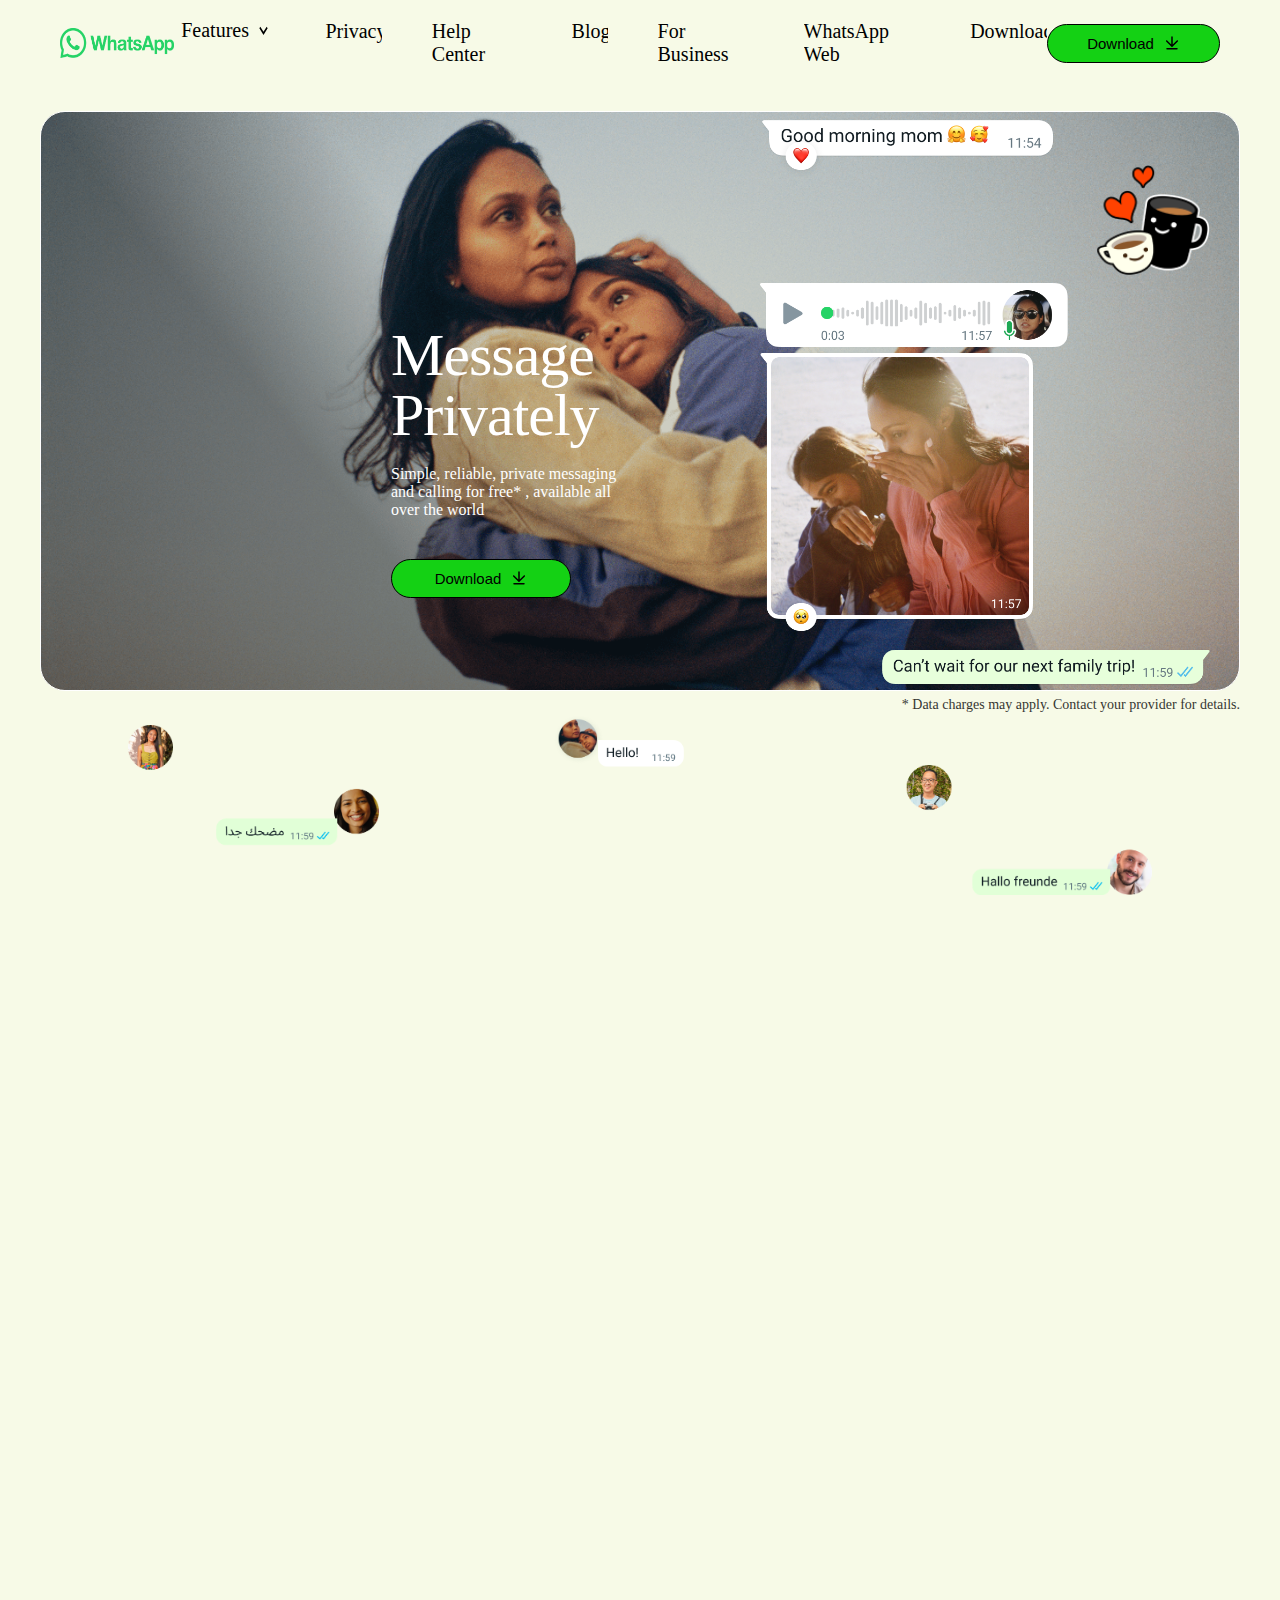
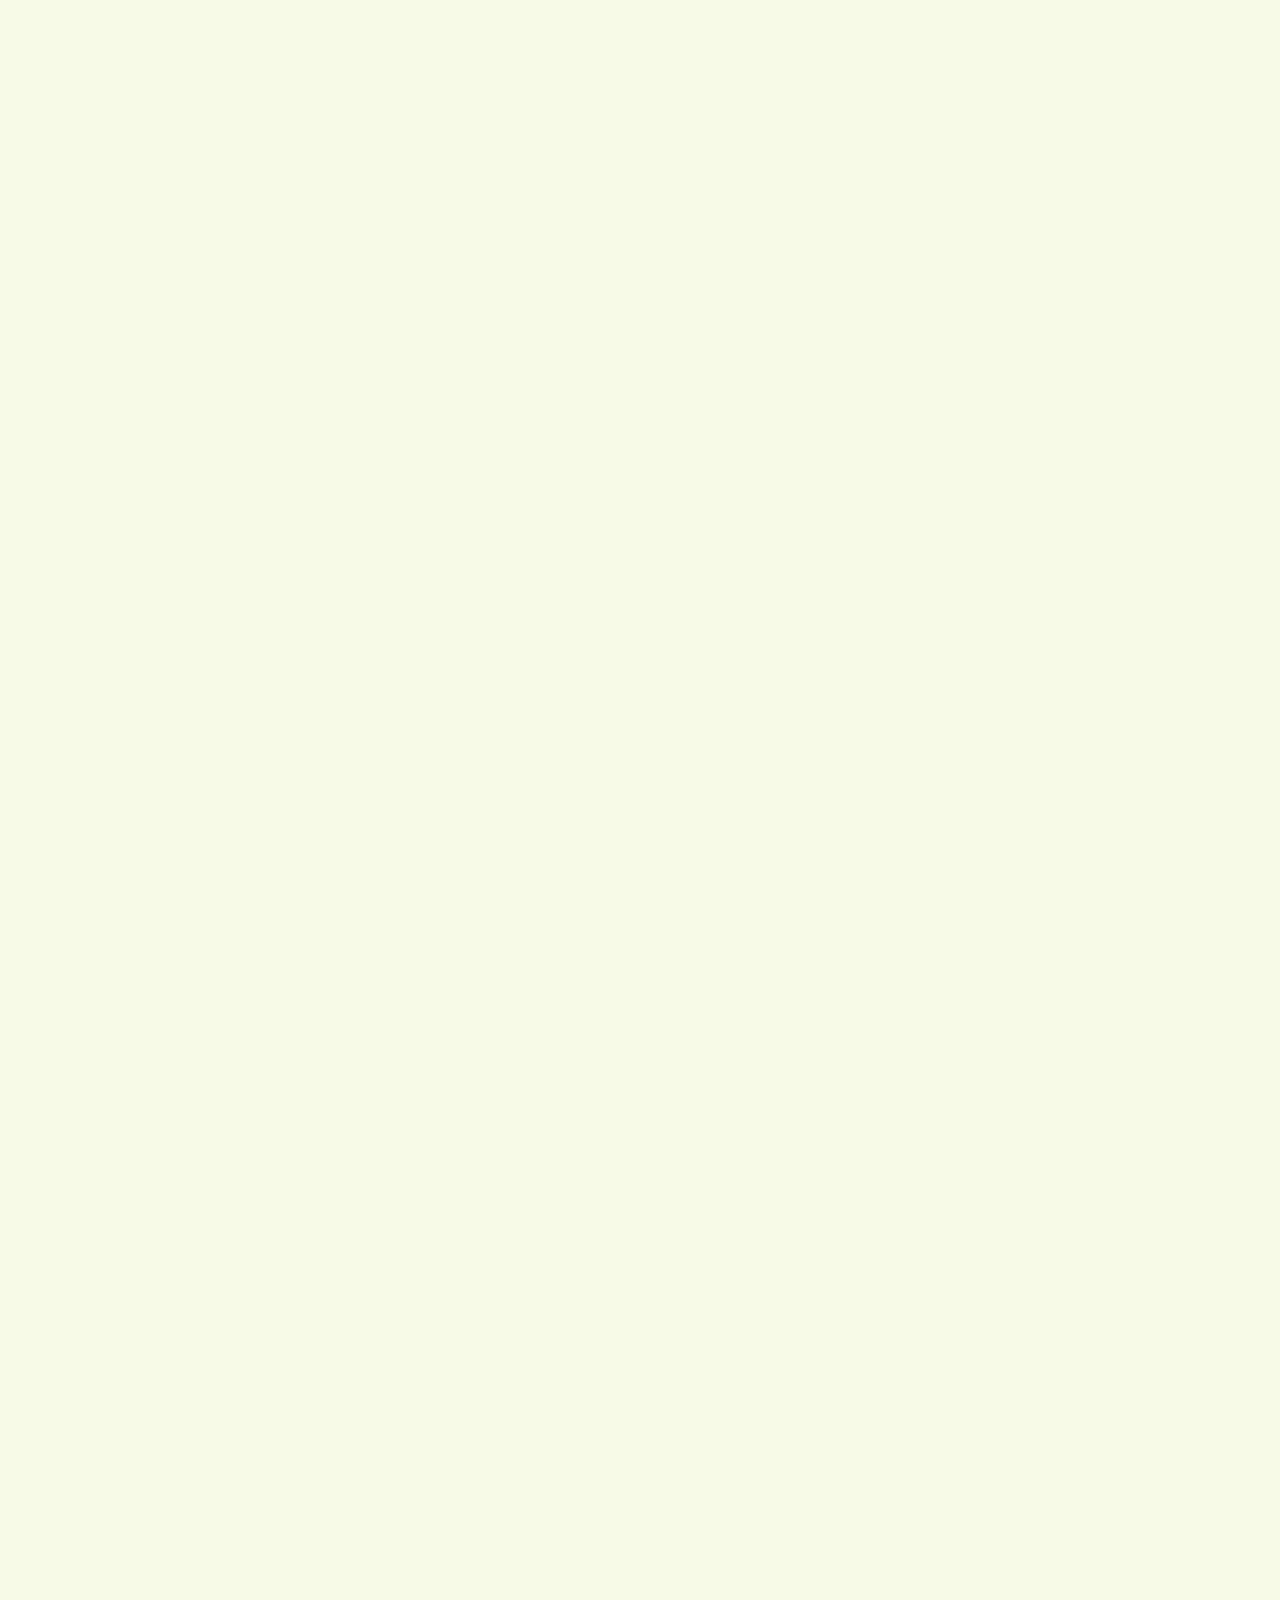
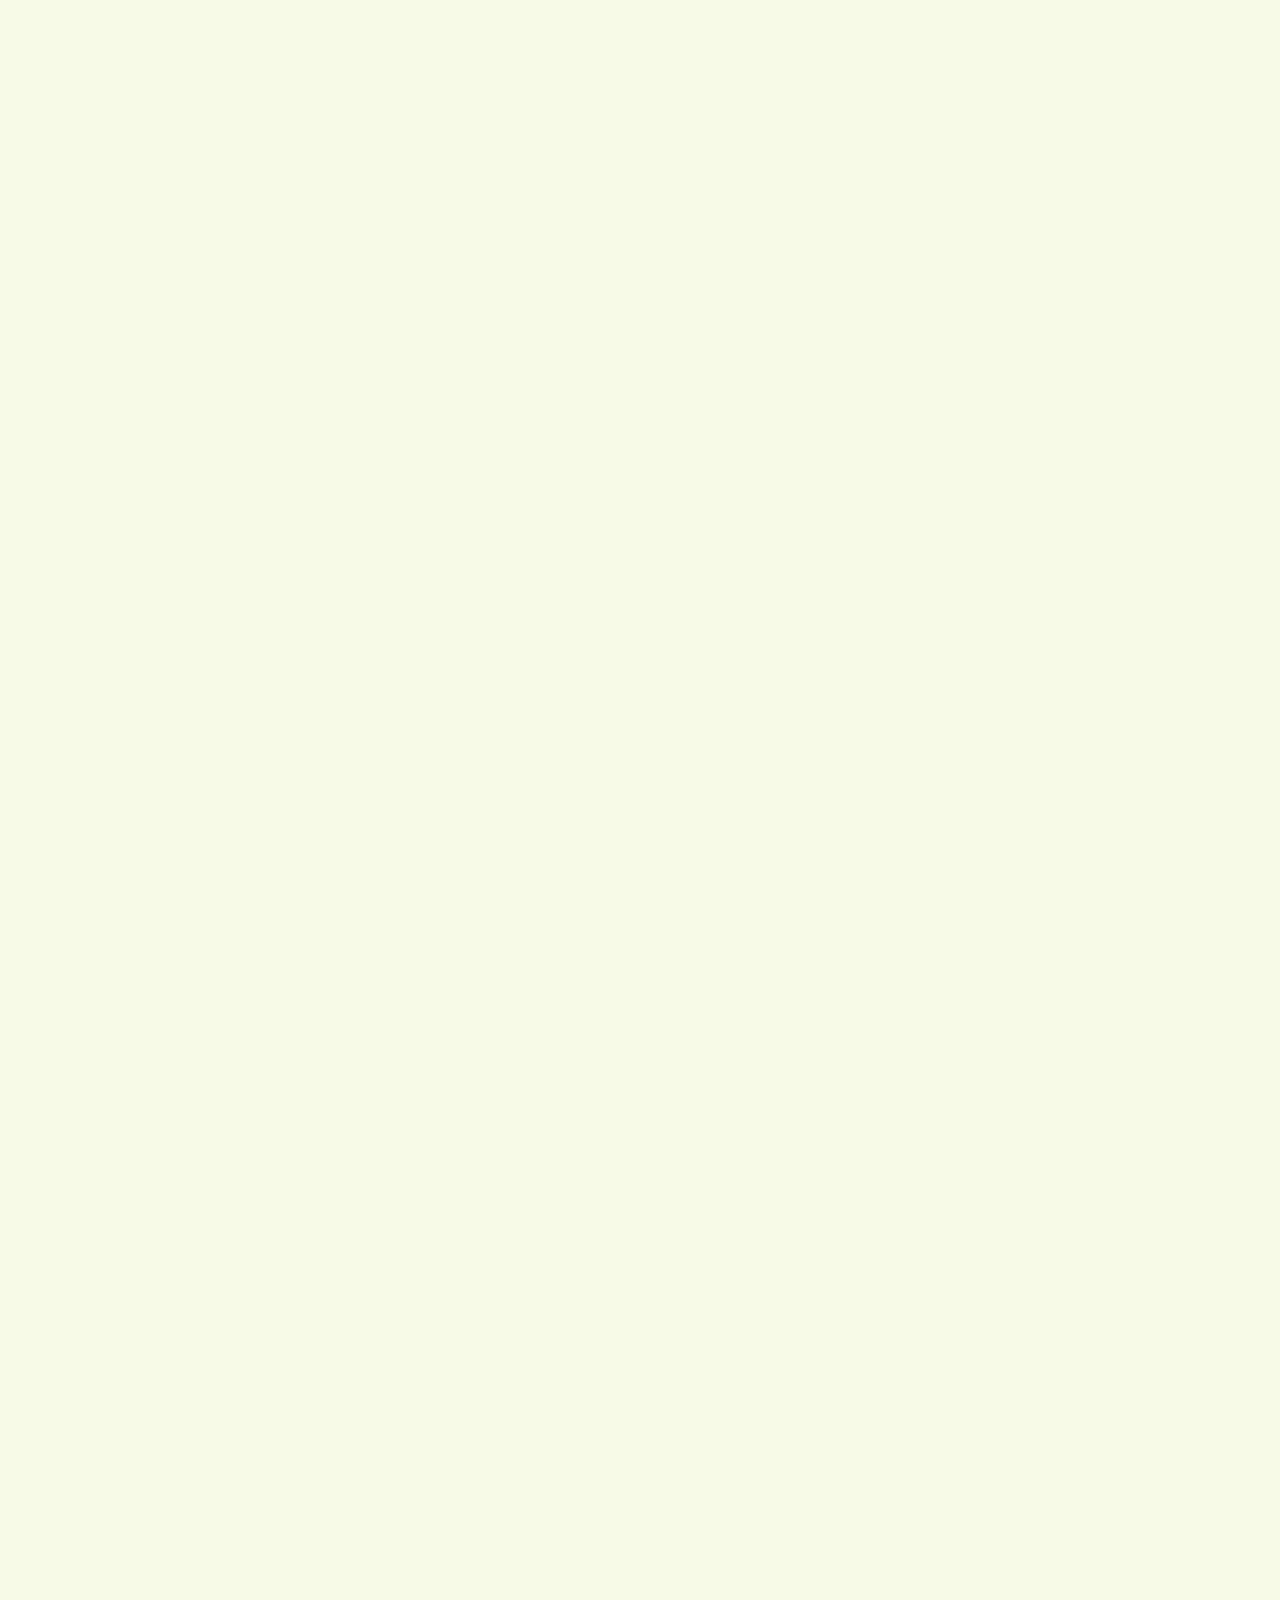
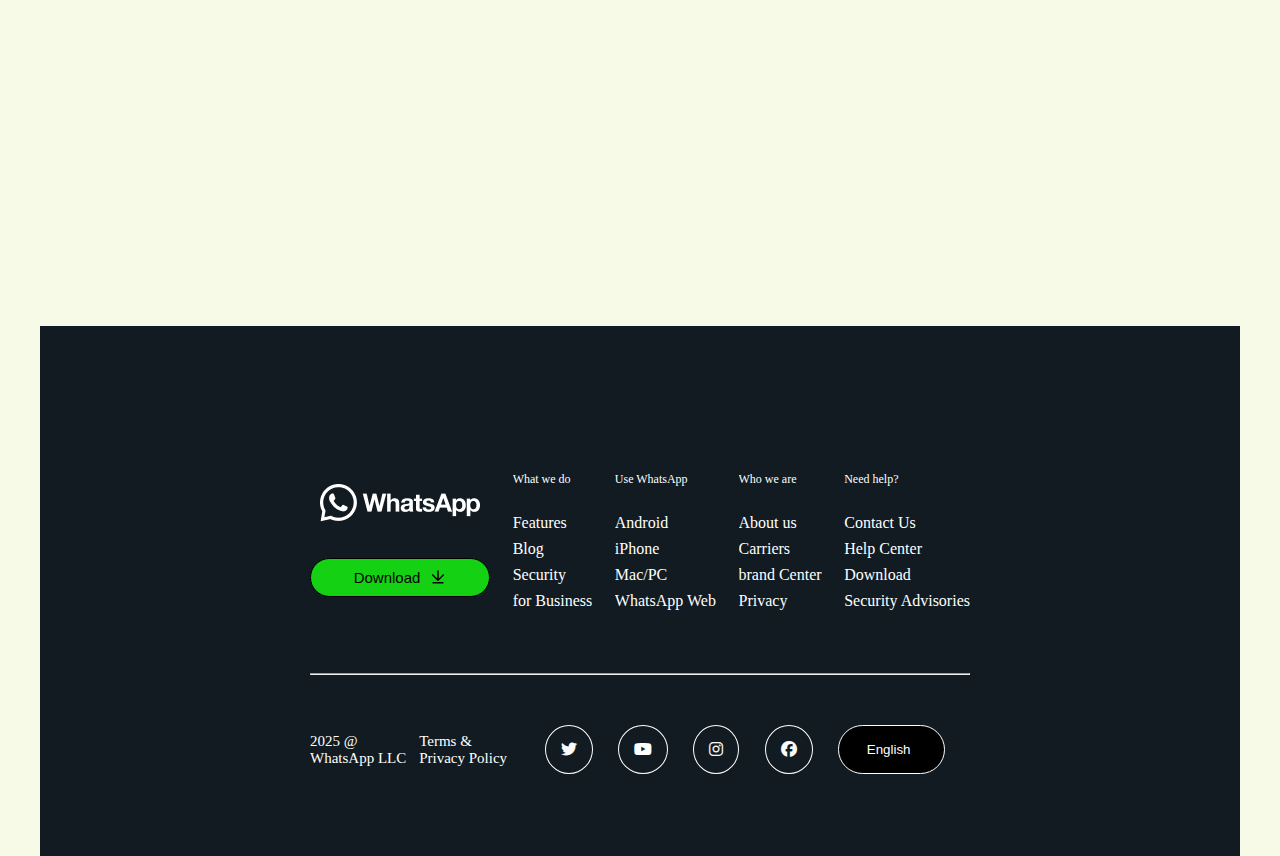
<file: WhatsApp_Clone/index.html>
<!DOCTYPE html>
<html lang="en">
<head>
    <meta charset="UTF-8">
    <meta name="viewport" content="width=device-width, initial-scale=1.0">
    <title>WhatsApp</title>
    <link rel="stylesheet" href="style.css">
      <link rel="stylesheet" href="https://unpkg.com/aos@next/dist/aos.css" />
     <link rel="stylesheet" href="https://cdnjs.cloudflare.com/ajax/libs/font-awesome/6.7.2/css/all.min.css" integrity="sha512-Evv84Mr4kqVGRNSgIGL/F/aIDqQb7xQ2vcrdIwxfjThSH8CSR7PBEakCr51Ck+w+/U6swU2Im1vVX0SVk9ABhg==" crossorigin="anonymous" referrerpolicy="no-referrer" />
</head>
<body>
  <div class="container">
    <nav  class="navbar">
        <img class="wlogo" src="images/whatsappgreen.png" alt="">
        <div  class="nav-items">
           <div class="features">
             <p>Features</p>
             <img src="images/angle.svg" alt="">
           </div>
            <p class="slide">Privacy</p>
            <p class="slide">Help Center</p>
            <p class="slide">Blog</p>
            <p class="slide">For Business</p>
            <p class="slide">WhatsApp Web</p>
            <p class="slide">Download</p>
        </div>
        <button class="btn">
         <p>Download</p>   
         <img src="images/download.svg" alt="">
        </button>
    </nav>
    <section class="firstSection">
      <div class="maaBeti">
        <!-- <img src="images/MaaBeti.png" alt=""> -->
         <div class="left">
          <div class="leftmsg">
            <h1>Message <br> Privately</h1>
            <p>Simple, reliable, private messaging <br> and calling for free* , available all <br> over the world</p>
          </div>
          <button class="btn">
         <p>Download</p>   
         <img src="images/download.svg" alt="">
        </button>
         </div>
         <div class="right">
          <img src="images/gm.png" alt="">
          <img src="images/dil.png" alt="">
          <img src="images/chaiCup.png" alt="">
          <img src="images/voiceMsg.png" alt="">
          <img src="images/emotional.png" alt="">
          <img src="images/emotionalEmoji.png" alt="">
          <img src="images/trip.png" alt="">
         </div>

      </div>
      <p>* Data charges may apply. Contact your provider for details.</p>
    </section>
    <section class="secondSection">
      <img  data-aos="fade-up"  data-aos-duration="1500" data-aos-once="true" src="images/section1img.png" alt="">
      <p  data-aos="fade-up"     data-aos-duration="1500" data-aos-once="true">With private messaging and <br>calling, you can be yourself, speak <br> freely and feel close to the most <br> important people in your life no <br> matter where they are.</p>
      <img  data-aos="fade-up"     data-aos-duration="1500" data-aos-once="true" src="images/section2img.png" alt="">

    </section>

    <section class="thirdSection">
      <div class="partone" data-aos="fade-up"  data-aos-duration="1500" data-aos-once="true">
        <div class="leftpart">
          <h1>Never miss a <br> moment with <br> voice and <br> video calls</h1>
          <span>from a group call to classmates to a quick <br> call with mom, feel like you're in the same <br> room with voice and video calls.</span>
          <div class="learnmore">
            <span>Learn more </span>
            <img src="images/angle.svg" alt="">
          </div>
        </div>
        <div class="rightpart">
         <img src="images/birthday.png" alt=""> 
        </div>
      </div>
       <div class="partone bgchange" data-aos="fade-up"  data-aos-duration="1500" data-aos-once="true">
            <div class="rightpart">
         <img src="images/encrypted.png" alt=""> 
        </div>
        <div class="leftpart">
          <h1>Speak <br> freely</h1>
          <span>With end-to-end encryption, your personal <br> messages and calls are secured. Only you <br> and the person you're talking to can read or <br> listen to them, and nobody in between, not <br> even WhatsApp.</span>
          <div class="learnmore">
            <span>Learn more </span>
            <img src="images/angle.svg" alt="">
          </div>
        </div>
    
      </div>
       <div class="partone" data-aos="fade-up"  data-aos-duration="1500" data-aos-once="true">
        <div class="leftpart">
          <h1>Never miss a <br> moment with <br> voice and <br> video calls</h1>
          <span>from a group call to classmates to a quick <br> call with mom, feel like you're in the same <br> room with voice and video calls.</span>
          <div class="learnmore">
            <span>Learn more </span>
            <img src="images/angle.svg" alt="">
          </div>
        </div>
        <div class="rightpart grpchat">
         <img src="images/grp.png" alt=""> 
         <img src="images/grpMsg.png" alt="">
        </div>
      </div>
       <div class="partone" data-aos="fade-up"  data-aos-duration="1500" data-aos-once="true">
        <div class="rightpart beach">
         <img src="images/beachWaliDidi.png" alt=""> 
         <img src="images/beach.png" alt="">
        </div>
        <div class="leftpart">
          <h1>Say what <br> you feel</h1>
          <span>Express yourself without words. Use <br> stikers and GIFs or share everyday <br> moments on status. Record a voice <br> messege for a quick hello or a longer story. </span>
          <div class="learnmore">
            <span>Learn more </span>
            <img src="images/angle.svg" alt="">
          </div>
        </div>
        
      </div>
       <div class="partone" data-aos="fade-up"  data-aos-duration="1500" data-aos-once="true">
        <div class="leftpart">
          <h1>Transform <br> your Business </h1>
          <span> WhatsApp Business helps you reach your <br> customers globally to deliver compelling <br> experience at scale. Showcase your <br> products and services, increase sales and <br> build relationships with all the WhatsApp. </span>
          <div class="learnmore">
            <span>Learn more </span>
            <img src="images/angle.svg" alt="">
          </div>
        </div>
        <div class="rightpart">
         <img src="images/jioMart.png" alt=""> 
        </div>
      </div>
    </section>

    <div class="footer">
    <div class="upper">
    <div class="up1">
      <img src="images/whatsappWhite.png" alt="">
      <button class="btn">
        <p>Download</p>
        <img src="images/download.svg" alt="">
      </button>
    </div>
    <div class="up2">
      <p>What we do</p>
      <ul>Features</ul>
      <ul>Blog</ul>
      <ul>Security</ul>
      <ul>for Business</ul>
    </div>
        <div class="up3">
      <p>Use WhatsApp</p>
      <ul>Android</ul>
      <ul>iPhone</ul>
      <ul>Mac/PC</ul>
      <ul>WhatsApp Web</ul>
    </div>
        <div class="up4">
      <p>Who we are</p>
      <ul>About us</ul>
      <ul>Carriers</ul>
      <ul>brand Center</ul>
      <ul>Privacy</div</ul>
    </div>

       <div class="up5">
      <p>Need help?</p>
      <ul>Contact Us</ul>
      <ul>Help Center</ul>
      <ul>Download</ul>
      <ul>Security Advisories</ul>
    </div>

    </div>
    <hr>
    <div class="lower">
      <p>2025 @  <br> WhatsApp LLC</p>
      <p>Terms & <br> Privacy Policy</p>
      <div class="social">
       <i class="fa-brands fa-twitter socialMedia"  style="color: #f9fafa;"></i>
     <i class="fa-brands fa-youtube socialMedia" style="color: white;"></i> 
      <i class="fa-brands fa-instagram socialMedia" style="color: #f5f5f5;"></i>
<i class="fa-brands fa-facebook socialMedia" style="color: #fcfcfc;"></i>
   
    <select name="" id="">
      <option value="">Hindi</option>
      <option value="" selected>English</option>
      <option value="">French</option>
      <option value="">Spanish</option>
       <option value="">Russian</option>
      <option value="">Korean</option>
      <option value="">Chinese</option>
    </select>
    
     </div>
  </div>
  </div>
    <script src="https://unpkg.com/aos@next/dist/aos.js"></script>
  <script>
    AOS.init();
  </script>
</body>
</html>
</file>
<file: WhatsApp_Clone/style.css>
*{
    margin: 0;
    padding: 0;
    box-sizing: border-box;
    overflow-x: hidden;
}
.container{
    width: 100vw;
    min-height: 100vh;
    background-color: #f7fae7;
    padding: 0 40px;

}

.features{
    position: relative;
     cursor: pointer;
    display: flex;
    align-items: center;
    justify-content: center;
    gap: 10px;
    width: 110px;
    height: 20px;
    overflow: hidden;

}

.features::after{
    position: absolute;
    content: "";
    width: 90%;
    height: 3px;
    left: 4%;
    bottom: 0;
    background-color: rgb(20, 209, 20);
    transform: scaleX(0);
    transition: all 0.5s ease-in-out;
    transform-origin: left;
}

.slide{
position: relative;
}
.slide::after{
    position: absolute;
    content: "";
    width: 90%;
    height: 3px;
    left: 4%;
    bottom: 0;
    background-color: rgb(20, 209, 20);
    transform: scaleX(0);
    transition: all 0.5s ease-in-out;
    transform-origin: left;
}

.slide:hover::after{
    transform: scaleX(1);

}
.features:hover::after{
    transform: scaleX(1);

}

.features>img{
    /* rotate: -90deg; */
   transform: rotate(-90deg);
   width: 9px;
   height: 9px;
 
}

.navbar{
    display: flex;
    justify-content: space-around;
    align-items: center;
    padding: 20px;
}

/* .navbar:hover{
    cursor: pointer;
} */

.navbar img:nth-child(1){
    height: 30px;
    width: 120px;
}

.nav-items>p{
     cursor: pointer;
}
.nav-items{
    font-size: 20px;
    display:flex ;
    gap: 50px;
}

.navbar > button,.btn{
  overflow:hidden;
  position: relative;
    gap: 10px;
    justify-content: center;
    align-items: center;
    border-radius: 30px;
    background-color: rgb(20, 209, 20);
    font-size: 15px;
    display: flex;
    padding: 10px 20px;
    border: none;
    border: 0.1px solid black;
    z-index:1;
}

.btn::before{
  width: 500px;
  height: 500px;
  border-radius: 50%;
  z-index: -1;
  position: absolute;
  content: "";
  opacity: 1;
  background-color: white;
  top:0;
  bottom:0;
  left:0;
  right:0;
  transition:0.5s 0.5s;
  transform: translateX(-150px) translateY(60px);
}

.btn:hover::before{
  margin-right:30px;
  transform: translateX(-150px) translateY(-20px);
  opacity:1;
}

.btn:hover{
  cursor:pointer;
}
.firstSection{
    padding-top: 25px;
    display: flex;
    flex-direction: column;
}

.maaBeti{
   display: flex;
   align-items:center;
   justify-content: space-evenly;
   background-image: url(images/MaaBeti.png);
   height: 580px;
   width: autof;
   border: 1px solid white;
   overflow: hidden;
   border-radius: 25px;
   background-size: cover;
}

.firstSection>p{
    padding-top: 6px;
    text-align: right;
    font-size: 14px;
    opacity: 0.8;
}

.left{
    display: flex;
    flex-direction: column;
    gap: 40px;

    position: relative;
    width: 60%;
    padding-top: 120px;
    padding-left: 350px;
     
}

.btn{
    width: 180px;
}
.left>.leftmsg{
 color: white; 
 gap: 30px; 
}

.left>.leftmsg>h1{
    overflow-y: hidden;
    letter-spacing: -1px;
    font-size: 60px;
    font-weight: 300;
    line-height: 60px;
    padding-bottom: 20px;
    
    
}

.right{
    position: relative;
    width: 40%;
    overflow: hidden;
   
}

.right img:nth-child(1){
    padding-top: 5px;
    width: 450px;
    animation: gm 0.5s ease-in-out;
}
@keyframes gm {
  0%{
    transform: translateY(50px);
  }
  
  100%{
    transform: translateY(0px);
  }
}

.right img:nth-child(2){
  position: absolute;
  left: 5px;
  top: 19px;
  width: 450px;
     animation: dil 1s ease-in-out;
}
@keyframes dil {
  0%{
   opacity: 0;
  }

  75%{
    opacity: 0;
  }
  
  100%{
   opacity: 1;
  }
}

.right img:nth-child(3){
    width: 450px;
       animation: t 1.4s ease-in-out;
}
@keyframes t {
  0%{
    opacity: 0;
    transform: translateY(50px);
  }
  
  50%{
    opacity: 0;
  }

  100%{
    opacity: 1;
    transform: translateY(0px);
  }
}

.right img:nth-child(4){
    width: 450px;
      animation: voice 1.9s ease-in-out;
}
@keyframes voice {
  0%{
    opacity: 0;
    transform: translateY(75px);
  }
  
  50%{
    opacity: 0;
  }

  100%{
    opacity: 1;
    transform: translateY(0px);
  }
}

.right img:nth-child(5){
    width: 450px;
      animation: em 2.7s ease-in-out;
}
@keyframes em {
  0%{
    opacity: 0;
    transform: translateY(50px);
  }
  
  50%{
    opacity: 0;
  }

  100%{
    opacity: 1;
    transform: translateY(0px);
  }
}

.right img:nth-child(6){
    position: absolute;
    width: 450px;
    top: 480px;
    left: 5px;
      animation: emoji 3s ease-in-out;
}
@keyframes emoji {
  0%{
   opacity: 0;
  }

  75%{
    opacity: 0;
  }
  
  100%{
   opacity: 1;
  }
}

.right img:nth-child(7){
    width: 450px;
     animation: trip 3.6s ease-in-out;
}
@keyframes trip {
  0%{
    opacity: 0;
    transform: translateY(75px);
  }
  
  50%{
    opacity: 0;
  }

  100%{
    opacity: 1;
    transform: translateY(0px);
  }
}

.right img:nth-child(8){
    width: 450px;
}

.secondSection{
  display: flex;
  flex-direction: column;
  justify-content: center;
  align-items: center;
  gap: 50px;
  overflow: hidden;
}

.secondSection img:nth-child(1){
  overflow-x: hidden;
  width: 80vw;

}

.secondSection >p{
font-size: 2.6em;
text-align: center;
letter-spacing: -1px;
line-height: 50px;
overflow: hidden;
font-weight: 500px;

}

.secondSection img:nth-child(3){
  overflow-x: hidden;
  width: 80vw;

}

.partone{
  display: flex;
  margin-top: 80px;
  justify-content: center;
  align-items: center;
  gap: 180px;
  
}

.leftpart>h1{
  overflow: hidden;
  font-size: 3.5em;
  line-height: 45px;
  letter-spacing: -5;
  padding-bottom: 20px;
}

.learnmore{
  position: relative;
    display: flex;
    align-items: center;
    justify-content: center;
    width: 200px;
    height: 70px;
    padding-right: 47px;
    overflow: hidden;

}
.learnmore>span{

  padding-top: 18px;
  font-size: 20px;
text-decoration: underline  rgb(20, 209, 20);

}

.learnmore>img{
  height: 12px;
 
  margin-left: 10px;
  margin-top: 20px;
 margin-left: 10px;
padding-left: 40px;
  rotate: 180deg;

} 

.beach, .grpchat{
  position: relative;
}

.beach img:nth-child(2){
  position: absolute;
  width: 340px;
  top: 27%;
  right: -4%;
}

.grpchat img:nth-child(2){
  position: absolute;
  width: 340px;
  top: 20%;
  right: 30%;
  left: 10%;
}

.bgchange{
  background-color:#111b21;
  color: white;
}

.bgchange img:nth-child(1){
  padding-top: 45px;
  width:350px;
  height: 550px;
}

.footer{
  margin-top: 100px;
  color: white;
  background-color: #111b21;
  height: 530px;
  display: flex;
  flex-direction: column;
  align-items: center;
  justify-content: center;
}

.upper{
  width: 55%;
  height:50%;
  display: flex;
  justify-content: space-between;
  padding:30px 0;
  align-items: center;
 
}

hr{
  color: white;
  width: 55%;
}
.up1{
  display: flex;
  flex-direction: column;
  justify-content: space-between;
  height: 55%;
  align-items: center;
}

.up2,.up3,.up4,.up5{
  display: flex;
  flex-direction: column;
gap: 8px;
}

.up2>p{
  padding-bottom: 19px;
  font-size: 12px;
 
}
.up3>p{
    padding-bottom: 19px;
  font-size: 12px;
 
}
.up4>p{
    padding-bottom: 19px;
  font-size: 12px;
 
}
.up5>p{
    padding-bottom: 19px;
  font-size: 12px;
 
}

ul:hover{
  text-decoration: underline white;
}

.lower{
  margin-top: 50px;
 width: 55%;
  display: flex;
  justify-content: space-between;
  align-items: center;
 
}


.lower>p{
  font-size: 15px;
align-items: center;
 display: flex;
 justify-content: center;
 
}
.social{
  display: flex;
  justify-content: space-evenly;
  width: 450px;
  margin-left: 1f0px;
}
.social>i{
  border: 1px solid white;
  padding: 15px;
  border-radius: 50%;
  gap:10px;
}

.socialMedia:hover{
  background-color:  rgb(20, 209, 20);
    transition: .5s 0.5s;
    color: black;
    border-color: #111b2100;
}

select{
  -webkit-appearance: none;
  color: white;
  background-color: black;
  border:1px solid white;
  border-radius:40px ;
  padding: 16px 28px;

}
</file>
